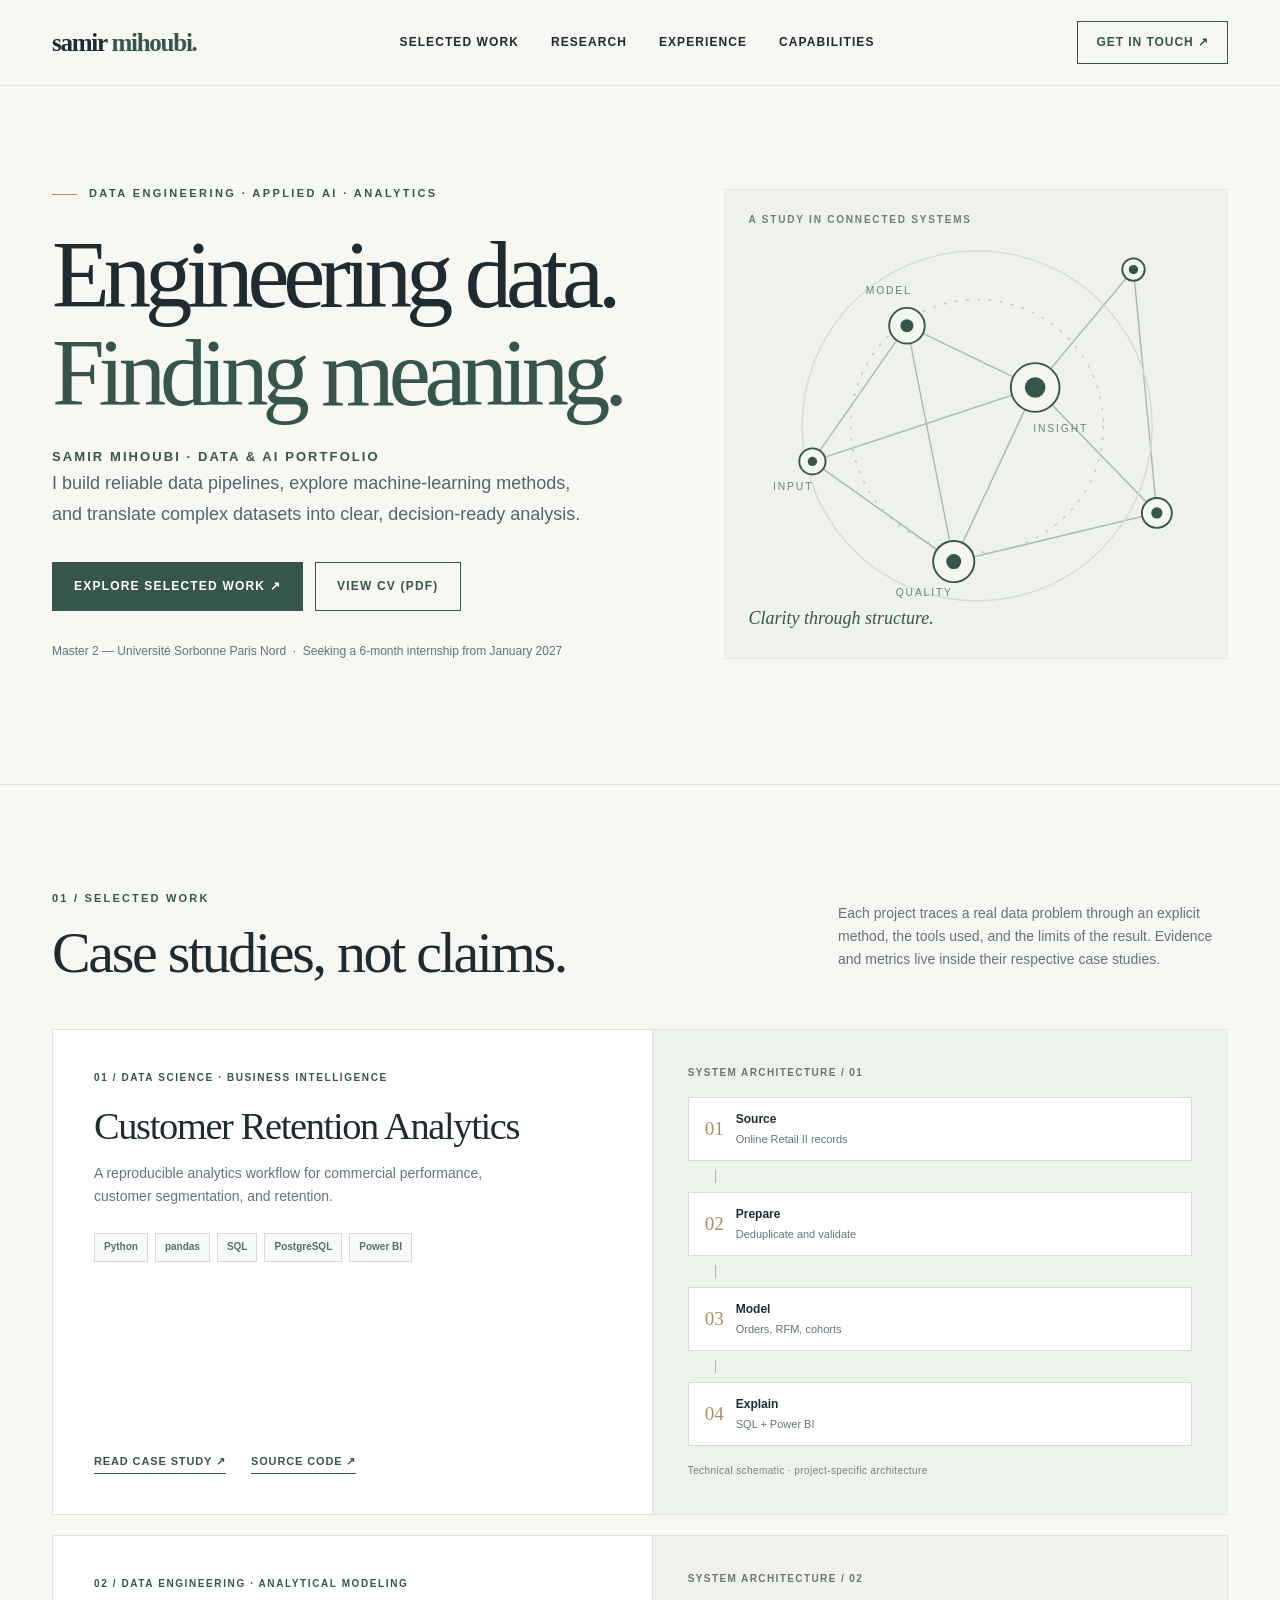
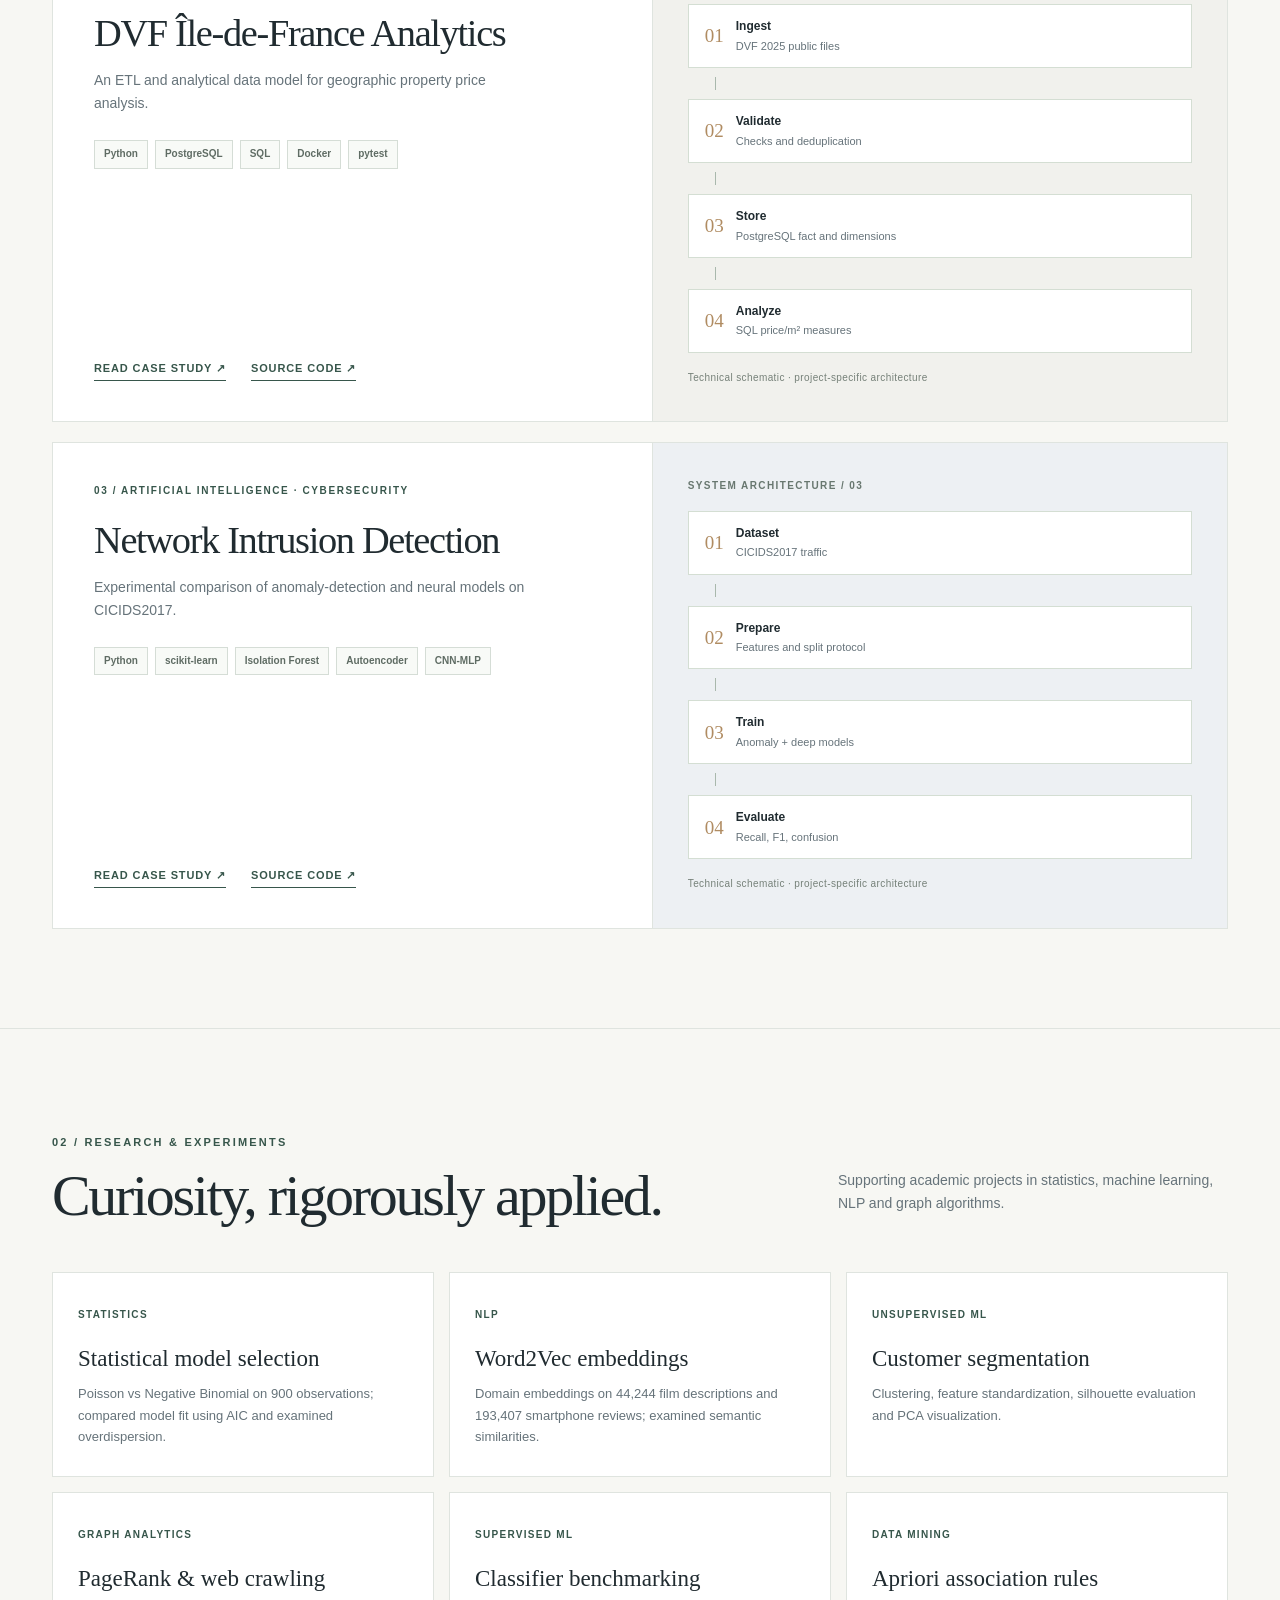
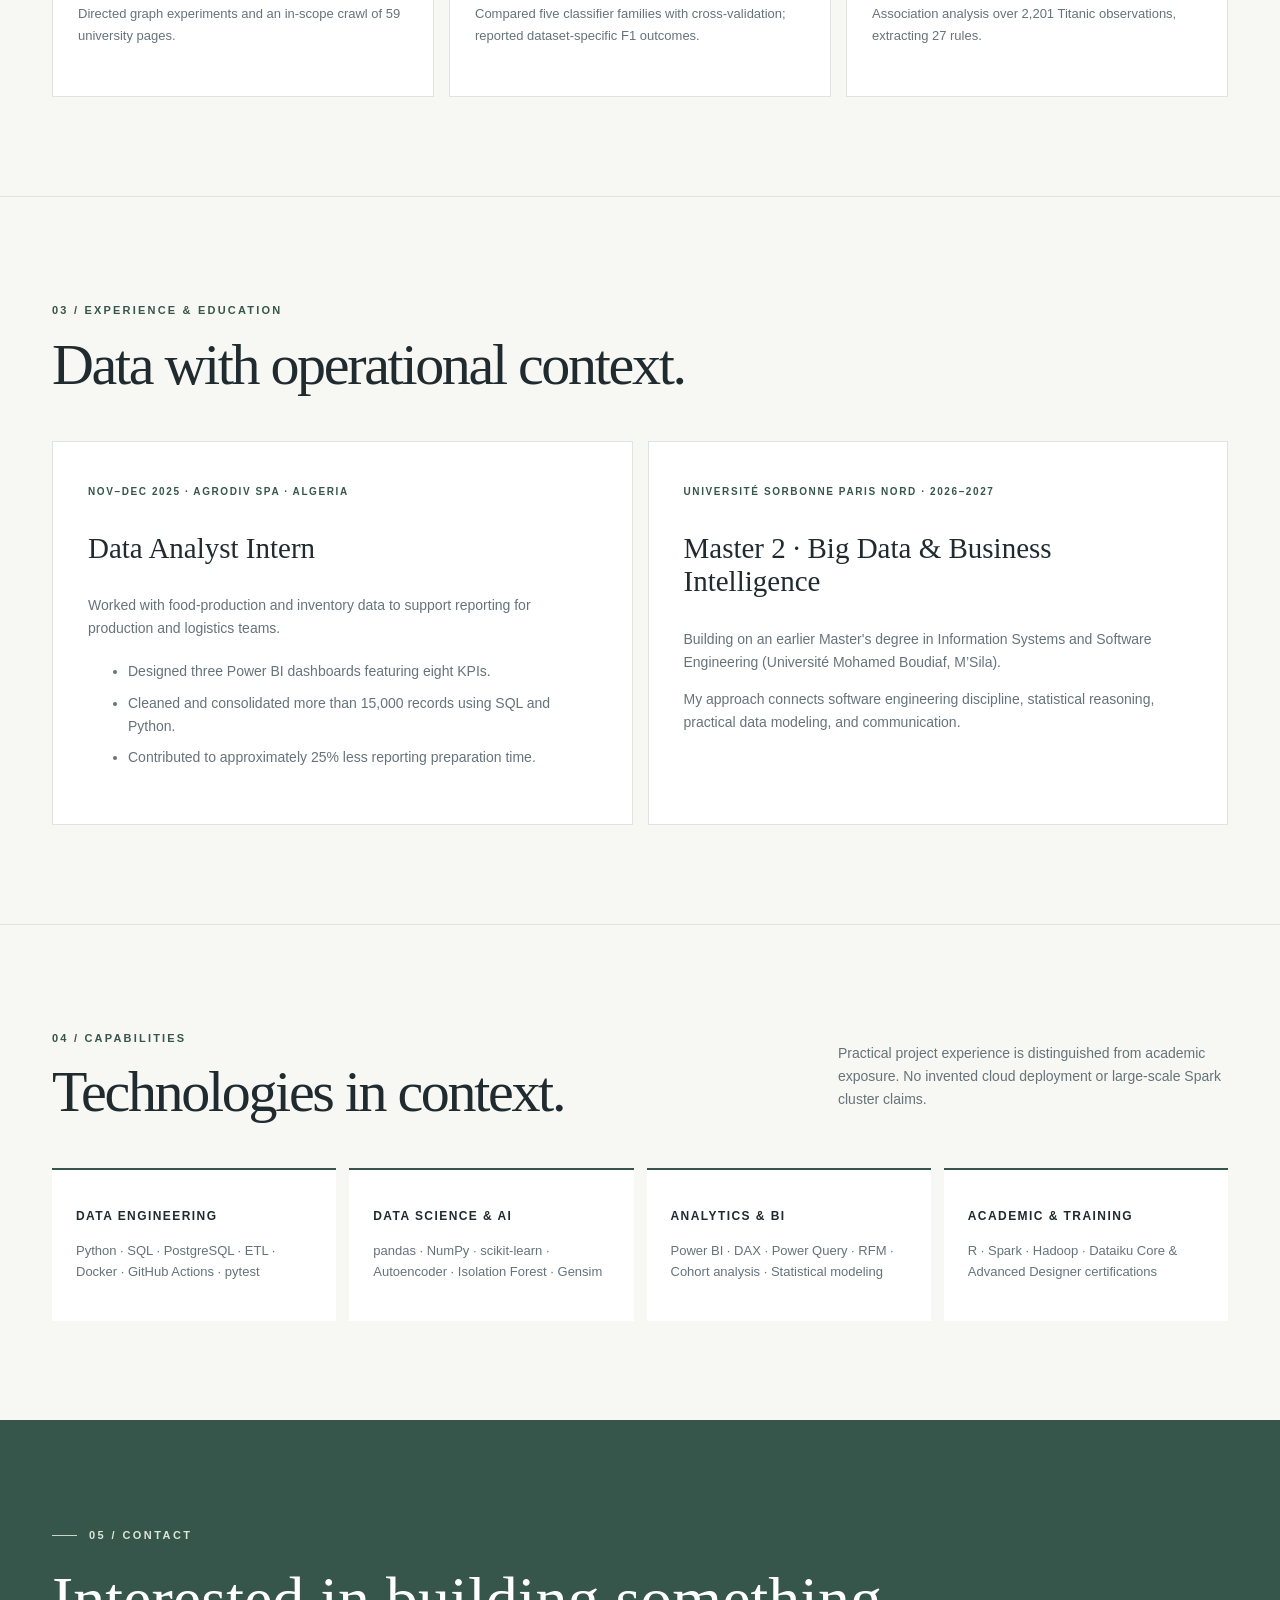
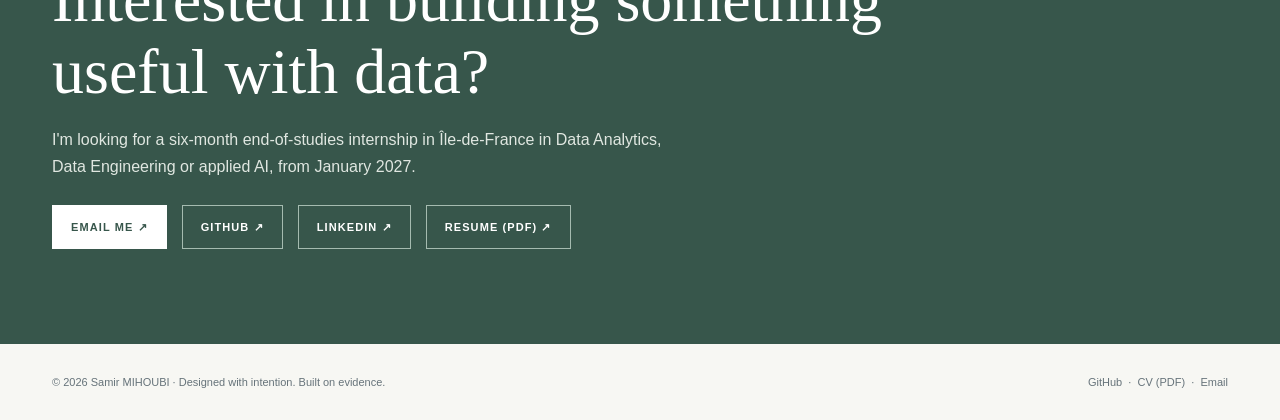
<file: index.html>
<!DOCTYPE html><html lang="en"><head><meta charset="UTF-8"><meta name="viewport" content="width=device-width,initial-scale=1"><meta name="theme-color" content="#f7f7f3"><meta name="description" content="Samir Mihoubi portfolio: data engineering, machine learning, business intelligence and research projects."><title>Data Engineering · Applied AI · Analytics | Samir MIHOUBI</title><link rel="stylesheet" href="assets/styles.css"><link rel="icon" href="assets/favicon.svg" type="image/svg+xml"></head><body><header class="site-header"><div class="wrap nav-row"><a href="index.html" class="wordmark" aria-label="Samir Mihoubi homepage">samir <b>mihoubi.</b></a><nav class="nav-links" aria-label="Primary navigation"><a href="index.html#work">Selected work</a><a href="index.html#research">Research</a><a href="index.html#experience">Experience</a><a href="index.html#capabilities">Capabilities</a></nav><a class="nav-cta" href="index.html#contact">Get in touch ↗</a><button class="mobile-menu" data-menu aria-label="Open navigation" aria-expanded="false">Menu</button></div></header><main><section class="wrap hero" id="home"><div><p class="eyebrow">Data Engineering · Applied AI · Analytics</p><h1>Engineering data.<br><em>Finding meaning.</em></h1><p class="identity">Samir MIHOUBI · Data & AI portfolio</p><p class="lead">I build reliable data pipelines, explore machine-learning methods, and translate complex datasets into clear, decision-ready analysis.</p><div class="button-row"><a class="button fill" href="#work">Explore selected work ↗</a><a class="button outline" href="assets/Samir_Mihoubi_CV.pdf" target="_blank">View CV (PDF)</a></div><p class="availability">Master 2 — Université Sorbonne Paris Nord &nbsp;·&nbsp; Seeking a 6-month internship from January 2027</p></div><div class="hero-art"><span class="art-label">A study in connected systems</span><svg role="img" aria-label="Minimal geometric network of nodes and relationships" viewBox="0 0 520 500"><g fill="none" stroke="#aab9ad" stroke-width="1.5"><path d="M85 290L186 145 323 211 428 85M85 290l151 107 87-186 130 134-217 52M186 145l50 252M428 85l25 260M85 290l238-79"/><circle cx="261" cy="252" r="135" stroke-dasharray="3 9" stroke="#bdc9be"/><circle cx="261" cy="252" r="187" stroke="#d4dcd3"/></g><g fill="#f4f6f0" stroke="#37564b" stroke-width="2"><circle cx="85" cy="290" r="14"/><circle cx="186" cy="145" r="19"/><circle cx="323" cy="211" r="26"/><circle cx="428" cy="85" r="12"/><circle cx="236" cy="397" r="22"/><circle cx="453" cy="345" r="16"/></g><g fill="#37564b"><circle cx="85" cy="290" r="5"/><circle cx="186" cy="145" r="7"/><circle cx="323" cy="211" r="11"/><circle cx="428" cy="85" r="5"/><circle cx="236" cy="397" r="8"/><circle cx="453" cy="345" r="6"/></g><g font-family="Arial,sans-serif" font-size="11" fill="#718076" letter-spacing="2"><text x="43" y="321">INPUT</text><text x="142" y="111">MODEL</text><text x="321" y="259">INSIGHT</text><text x="174" y="434">QUALITY</text></g></svg><div class="art-bottom">Clarity through structure.</div></div></section>
<section class="section" id="work"><div class="wrap"><div class="section-head"><div><span class="section-index">01 / Selected work</span><h2>Case studies, not claims.</h2></div><p>Each project traces a real data problem through an explicit method, the tools used, and the limits of the result. Evidence and metrics live inside their respective case studies.</p></div><div class="project-list"><article class="project-card"><div class="project-content"><span class="overline">01 / DATA SCIENCE · BUSINESS INTELLIGENCE</span><h3>Customer Retention Analytics</h3><p>A reproducible analytics workflow for commercial performance, customer segmentation, and retention.</p><div class="pills"><span class="pill">Python</span><span class="pill">pandas</span><span class="pill">SQL</span><span class="pill">PostgreSQL</span><span class="pill">Power BI</span></div><div class="project-links"><a href="projects/customer-retention.html">Read case study ↗</a><a href="https://github.com/samirmihoubi2003/customer-retention-analytics" rel="noopener noreferrer" target="_blank">Source code ↗</a></div></div><div class="project-visual"><div class="chart-label">System architecture / 01</div><div class="flow-chart"><div class="flow-stage"><b>01</b><div><strong>Source</strong><small>Online Retail II records</small></div></div><div class="flow-chevron"></div><div class="flow-stage"><b>02</b><div><strong>Prepare</strong><small>Deduplicate and validate</small></div></div><div class="flow-chevron"></div><div class="flow-stage"><b>03</b><div><strong>Model</strong><small>Orders, RFM, cohorts</small></div></div><div class="flow-chevron"></div><div class="flow-stage"><b>04</b><div><strong>Explain</strong><small>SQL + Power BI</small></div></div></div><div class="figure-caption">Technical schematic · project-specific architecture</div></div></article><article class="project-card"><div class="project-content"><span class="overline">02 / DATA ENGINEERING · ANALYTICAL MODELING</span><h3>DVF Île-de-France Analytics</h3><p>An ETL and analytical data model for geographic property price analysis.</p><div class="pills"><span class="pill">Python</span><span class="pill">PostgreSQL</span><span class="pill">SQL</span><span class="pill">Docker</span><span class="pill">pytest</span></div><div class="project-links"><a href="projects/dvf-analytics.html">Read case study ↗</a><a href="https://github.com/samirmihoubi2003/dvf-idf-analytics" rel="noopener noreferrer" target="_blank">Source code ↗</a></div></div><div class="project-visual"><div class="chart-label">System architecture / 02</div><div class="flow-chart"><div class="flow-stage"><b>01</b><div><strong>Ingest</strong><small>DVF 2025 public files</small></div></div><div class="flow-chevron"></div><div class="flow-stage"><b>02</b><div><strong>Validate</strong><small>Checks and deduplication</small></div></div><div class="flow-chevron"></div><div class="flow-stage"><b>03</b><div><strong>Store</strong><small>PostgreSQL fact and dimensions</small></div></div><div class="flow-chevron"></div><div class="flow-stage"><b>04</b><div><strong>Analyze</strong><small>SQL price/m² measures</small></div></div></div><div class="figure-caption">Technical schematic · project-specific architecture</div></div></article><article class="project-card"><div class="project-content"><span class="overline">03 / ARTIFICIAL INTELLIGENCE · CYBERSECURITY</span><h3>Network Intrusion Detection</h3><p>Experimental comparison of anomaly-detection and neural models on CICIDS2017.</p><div class="pills"><span class="pill">Python</span><span class="pill">scikit-learn</span><span class="pill">Isolation Forest</span><span class="pill">Autoencoder</span><span class="pill">CNN-MLP</span></div><div class="project-links"><a href="projects/intrusion-detection.html">Read case study ↗</a><a href="https://github.com/samirmihoubi2003/memoire-ids-anomaly-detection" rel="noopener noreferrer" target="_blank">Source code ↗</a></div></div><div class="project-visual"><div class="chart-label">System architecture / 03</div><div class="flow-chart"><div class="flow-stage"><b>01</b><div><strong>Dataset</strong><small>CICIDS2017 traffic</small></div></div><div class="flow-chevron"></div><div class="flow-stage"><b>02</b><div><strong>Prepare</strong><small>Features and split protocol</small></div></div><div class="flow-chevron"></div><div class="flow-stage"><b>03</b><div><strong>Train</strong><small>Anomaly + deep models</small></div></div><div class="flow-chevron"></div><div class="flow-stage"><b>04</b><div><strong>Evaluate</strong><small>Recall, F1, confusion</small></div></div></div><div class="figure-caption">Technical schematic · project-specific architecture</div></div></article></div></div></section>
<section class="section" id="research"><div class="wrap"><div class="section-head"><div><span class="section-index">02 / Research & experiments</span><h2>Curiosity, rigorously applied.</h2></div><p>Supporting academic projects in statistics, machine learning, NLP and graph algorithms.</p></div><div class="research-grid"><article class="research-item"><span>STATISTICS</span><h3>Statistical model selection</h3><p>Poisson vs Negative Binomial on 900 observations; compared model fit using AIC and examined overdispersion.</p></article><article class="research-item"><span>NLP</span><h3>Word2Vec embeddings</h3><p>Domain embeddings on 44,244 film descriptions and 193,407 smartphone reviews; examined semantic similarities.</p></article><article class="research-item"><span>UNSUPERVISED ML</span><h3>Customer segmentation</h3><p>Clustering, feature standardization, silhouette evaluation and PCA visualization.</p></article><article class="research-item"><span>GRAPH ANALYTICS</span><h3>PageRank & web crawling</h3><p>Directed graph experiments and an in-scope crawl of 59 university pages.</p></article><article class="research-item"><span>SUPERVISED ML</span><h3>Classifier benchmarking</h3><p>Compared five classifier families with cross-validation; reported dataset-specific F1 outcomes.</p></article><article class="research-item"><span>DATA MINING</span><h3>Apriori association rules</h3><p>Association analysis over 2,201 Titanic observations, extracting 27 rules.</p></article></div></div></section>
<section class="section" id="experience"><div class="wrap"><div class="section-head"><div><span class="section-index">03 / Experience & education</span><h2>Data with operational context.</h2></div></div><div class="two-up"><article class="info-card"><span class="overline">Nov–Dec 2025 · AGRODIV SPA · Algeria</span><h3>Data Analyst Intern</h3><p>Worked with food-production and inventory data to support reporting for production and logistics teams.</p><ul><li>Designed three Power BI dashboards featuring eight KPIs.</li><li>Cleaned and consolidated more than 15,000 records using SQL and Python.</li><li>Contributed to approximately 25% less reporting preparation time.</li></ul></article><article class="info-card"><span class="overline">Université Sorbonne Paris Nord · 2026–2027</span><h3>Master 2 · Big Data & Business Intelligence</h3><p>Building on an earlier Master's degree in Information Systems and Software Engineering (Université Mohamed Boudiaf, M’Sila).</p><p>My approach connects software engineering discipline, statistical reasoning, practical data modeling, and communication.</p></article></div></div></section>
<section class="section" id="capabilities"><div class="wrap"><div class="section-head"><div><span class="section-index">04 / Capabilities</span><h2>Technologies in context.</h2></div><p>Practical project experience is distinguished from academic exposure. No invented cloud deployment or large-scale Spark cluster claims.</p></div><div class="skills-grid"><div class="skill-card"><h3>Data Engineering</h3><p>Python · SQL · PostgreSQL · ETL · Docker · GitHub Actions · pytest</p></div><div class="skill-card"><h3>Data Science & AI</h3><p>pandas · NumPy · scikit-learn · Autoencoder · Isolation Forest · Gensim</p></div><div class="skill-card"><h3>Analytics & BI</h3><p>Power BI · DAX · Power Query · RFM · Cohort analysis · Statistical modeling</p></div><div class="skill-card"><h3>Academic & training</h3><p>R · Spark · Hadoop · Dataiku Core & Advanced Designer certifications</p></div></div></div></section>
<section class="contact-area" id="contact"><div class="wrap"><p class="eyebrow">05 / Contact</p><h2>Interested in building something useful with data?</h2><p>I'm looking for a six-month end-of-studies internship in Île-de-France in Data Analytics, Data Engineering or applied AI, from January 2027.</p><div class="contact-actions"><a href="mailto:mihoubi.samir2003@gmail.com">Email me ↗</a><a href="https://github.com/samirmihoubi2003" target="_blank" rel="noopener noreferrer">GitHub ↗</a><a href="https://www.linkedin.com/in/samir-mihoubi-600166232/" target="_blank" rel="noopener noreferrer">LinkedIn ↗</a><a href="assets/Samir_Mihoubi_CV.pdf" target="_blank">Resume (PDF) ↗</a></div></div></section></main><footer class="wrap footer"><span>© 2026 Samir MIHOUBI · Designed with intention. Built on evidence.</span><span><a href="https://github.com/samirmihoubi2003" target="_blank" rel="noopener noreferrer">GitHub</a> &nbsp;·&nbsp; <a href="assets/Samir_Mihoubi_CV.pdf">CV (PDF)</a> &nbsp;·&nbsp; <a href="mailto:mihoubi.samir2003@gmail.com">Email</a></span></footer><script src="assets/site.js" defer></script></body></html>
</file>
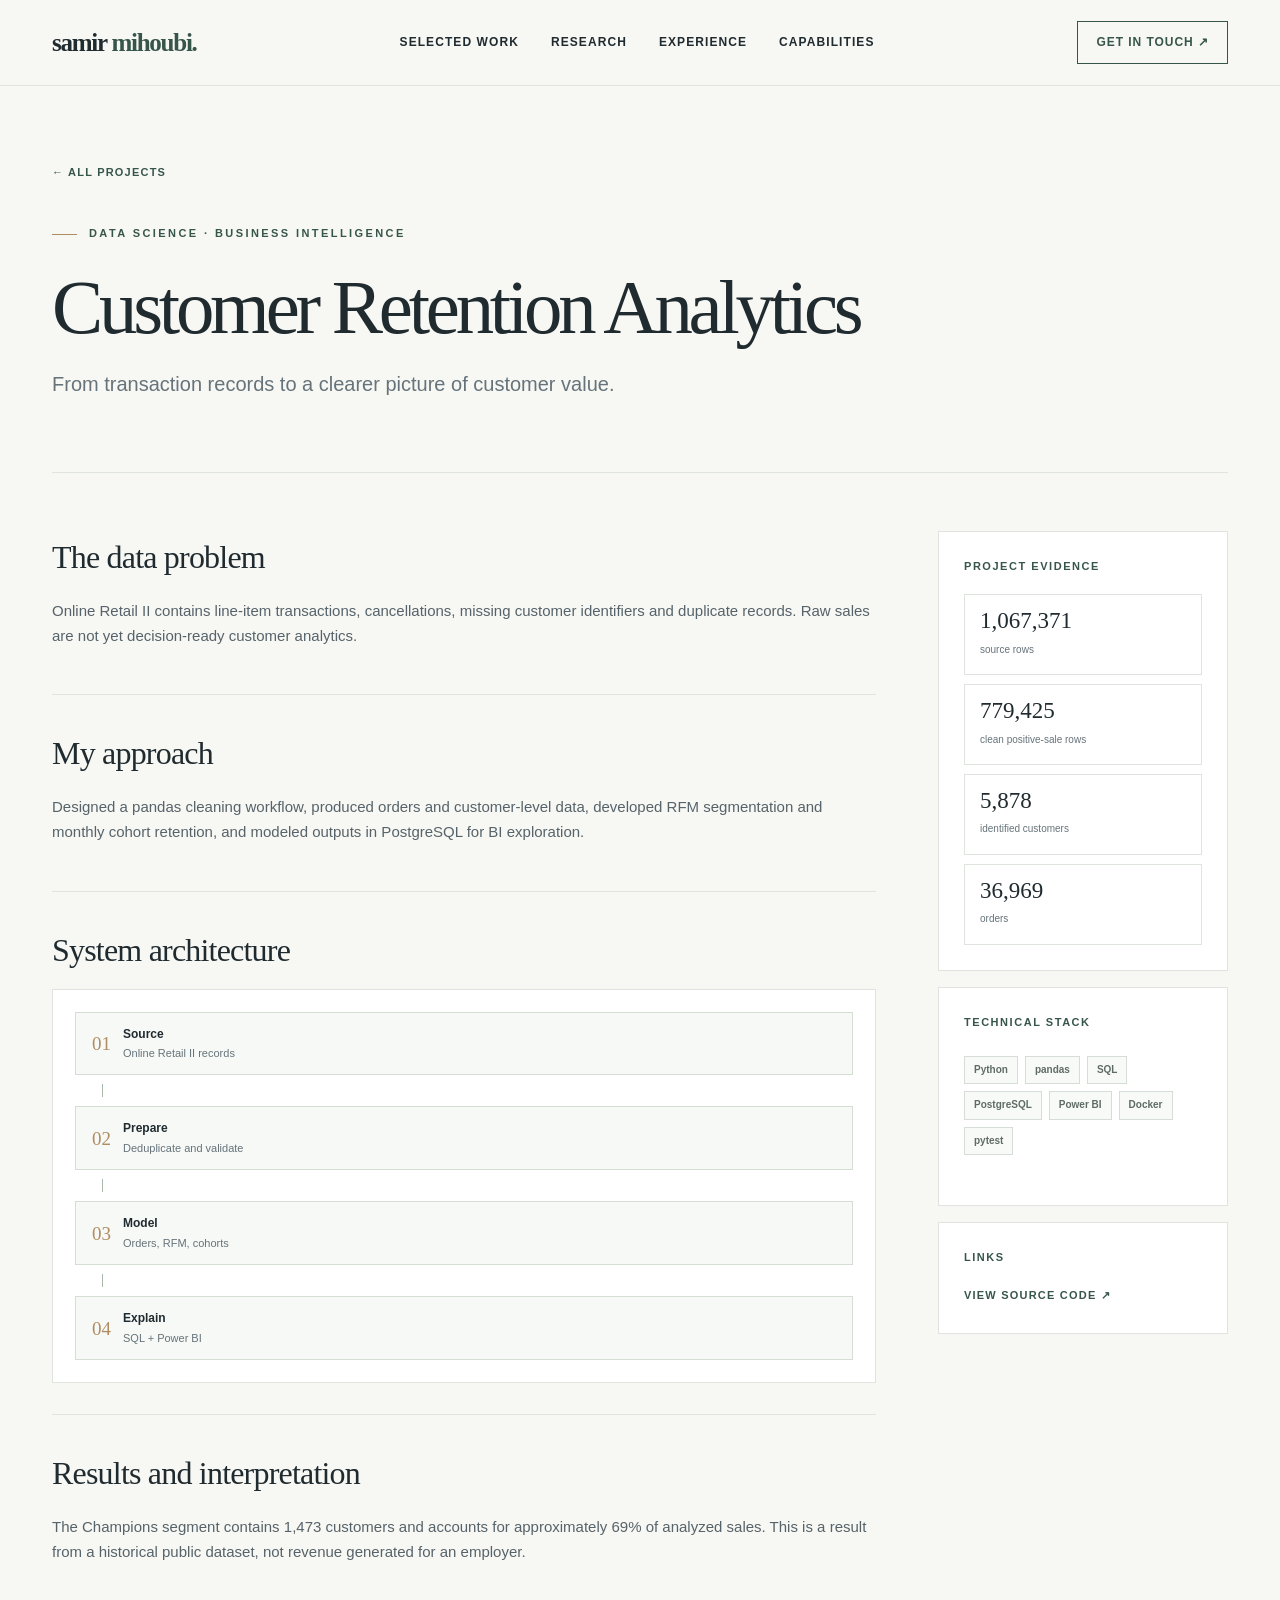
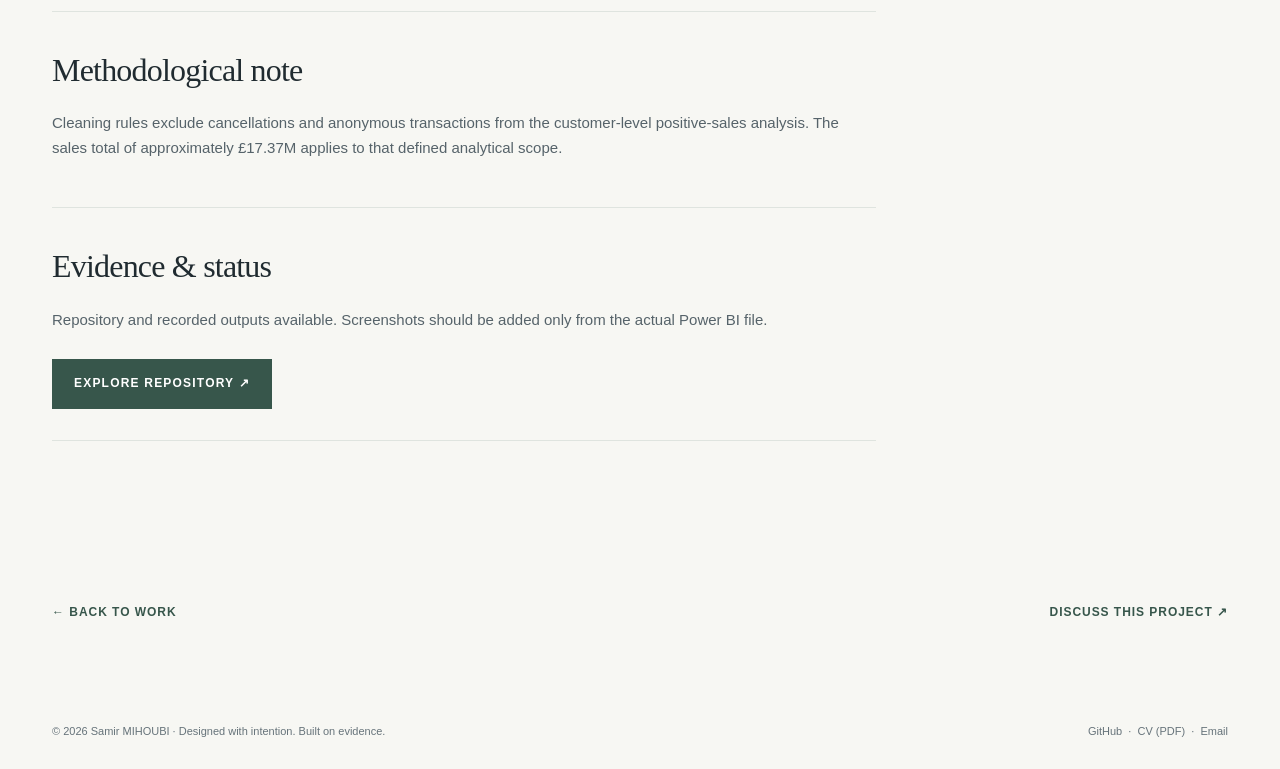
<file: projects/customer-retention.html>
<!DOCTYPE html><html lang="en"><head><meta charset="UTF-8"><meta name="viewport" content="width=device-width,initial-scale=1"><meta name="theme-color" content="#f7f7f3"><meta name="description" content="A reproducible analytics workflow for commercial performance, customer segmentation, and retention."><title>Customer Retention Analytics | Samir MIHOUBI</title><link rel="stylesheet" href="../assets/styles.css"><link rel="icon" href="../assets/favicon.svg" type="image/svg+xml"></head><body><header class="site-header"><div class="wrap nav-row"><a href="../index.html" class="wordmark" aria-label="Samir Mihoubi homepage">samir <b>mihoubi.</b></a><nav class="nav-links" aria-label="Primary navigation"><a href="../index.html#work">Selected work</a><a href="../index.html#research">Research</a><a href="../index.html#experience">Experience</a><a href="../index.html#capabilities">Capabilities</a></nav><a class="nav-cta" href="../index.html#contact">Get in touch ↗</a><button class="mobile-menu" data-menu aria-label="Open navigation" aria-expanded="false">Menu</button></div></header><main><section class="wrap case-top"><a href="../index.html#work" class="back">← All projects</a><p class="eyebrow" style="margin-top:40px">DATA SCIENCE · BUSINESS INTELLIGENCE</p><h1>Customer Retention Analytics</h1><p class="intro">From transaction records to a clearer picture of customer value.</p></section><div class="wrap case-grid"><div class="case-content"><section><h2>The data problem</h2><p>Online Retail II contains line-item transactions, cancellations, missing customer identifiers and duplicate records. Raw sales are not yet decision-ready customer analytics.</p></section><section><h2>My approach</h2><p>Designed a pandas cleaning workflow, produced orders and customer-level data, developed RFM segmentation and monthly cohort retention, and modeled outputs in PostgreSQL for BI exploration.</p></section><section><h2>System architecture</h2><div class="architecture"><div class="flow-chart"><div class="flow-stage"><b>01</b><div><strong>Source</strong><small>Online Retail II records</small></div></div><div class="flow-chevron"></div><div class="flow-stage"><b>02</b><div><strong>Prepare</strong><small>Deduplicate and validate</small></div></div><div class="flow-chevron"></div><div class="flow-stage"><b>03</b><div><strong>Model</strong><small>Orders, RFM, cohorts</small></div></div><div class="flow-chevron"></div><div class="flow-stage"><b>04</b><div><strong>Explain</strong><small>SQL + Power BI</small></div></div></div></div></section><section><h2>Results and interpretation</h2><p>The Champions segment contains 1,473 customers and accounts for approximately 69% of analyzed sales. This is a result from a historical public dataset, not revenue generated for an employer.</p></section><section><h2>Methodological note</h2><p>Cleaning rules exclude cancellations and anonymous transactions from the customer-level positive-sales analysis. The sales total of approximately £17.37M applies to that defined analytical scope.</p></section><section><h2>Evidence & status</h2><p>Repository and recorded outputs available. Screenshots should be added only from the actual Power BI file.</p><div class="button-row"><a class="button fill" href="https://github.com/samirmihoubi2003/customer-retention-analytics" target="_blank" rel="noopener noreferrer">Explore repository ↗</a></div></section></div><aside class="case-side"><div class="sidebox"><h3>Project evidence</h3><div class="metrics"><div class="metric"><strong>1,067,371</strong><span>source rows</span></div><div class="metric"><strong>779,425</strong><span>clean positive-sale rows</span></div><div class="metric"><strong>5,878</strong><span>identified customers</span></div><div class="metric"><strong>36,969</strong><span>orders</span></div></div></div><div class="sidebox"><h3>Technical stack</h3><div class="pills"><span class="pill">Python</span><span class="pill">pandas</span><span class="pill">SQL</span><span class="pill">PostgreSQL</span><span class="pill">Power BI</span><span class="pill">Docker</span><span class="pill">pytest</span></div></div><div class="sidebox"><h3>Links</h3><a class="back" href="https://github.com/samirmihoubi2003/customer-retention-analytics" target="_blank" rel="noopener noreferrer">View source code ↗</a></div></aside></div><div class="wrap case-nav"><a href="../index.html#work">← Back to work</a><a href="mailto:mihoubi.samir2003@gmail.com">Discuss this project ↗</a></div></main><footer class="wrap footer"><span>© 2026 Samir MIHOUBI · Designed with intention. Built on evidence.</span><span><a href="https://github.com/samirmihoubi2003" target="_blank" rel="noopener noreferrer">GitHub</a> &nbsp;·&nbsp; <a href="../assets/Samir_Mihoubi_CV.pdf">CV (PDF)</a> &nbsp;·&nbsp; <a href="mailto:mihoubi.samir2003@gmail.com">Email</a></span></footer><script src="../assets/site.js" defer></script></body></html>
</file>
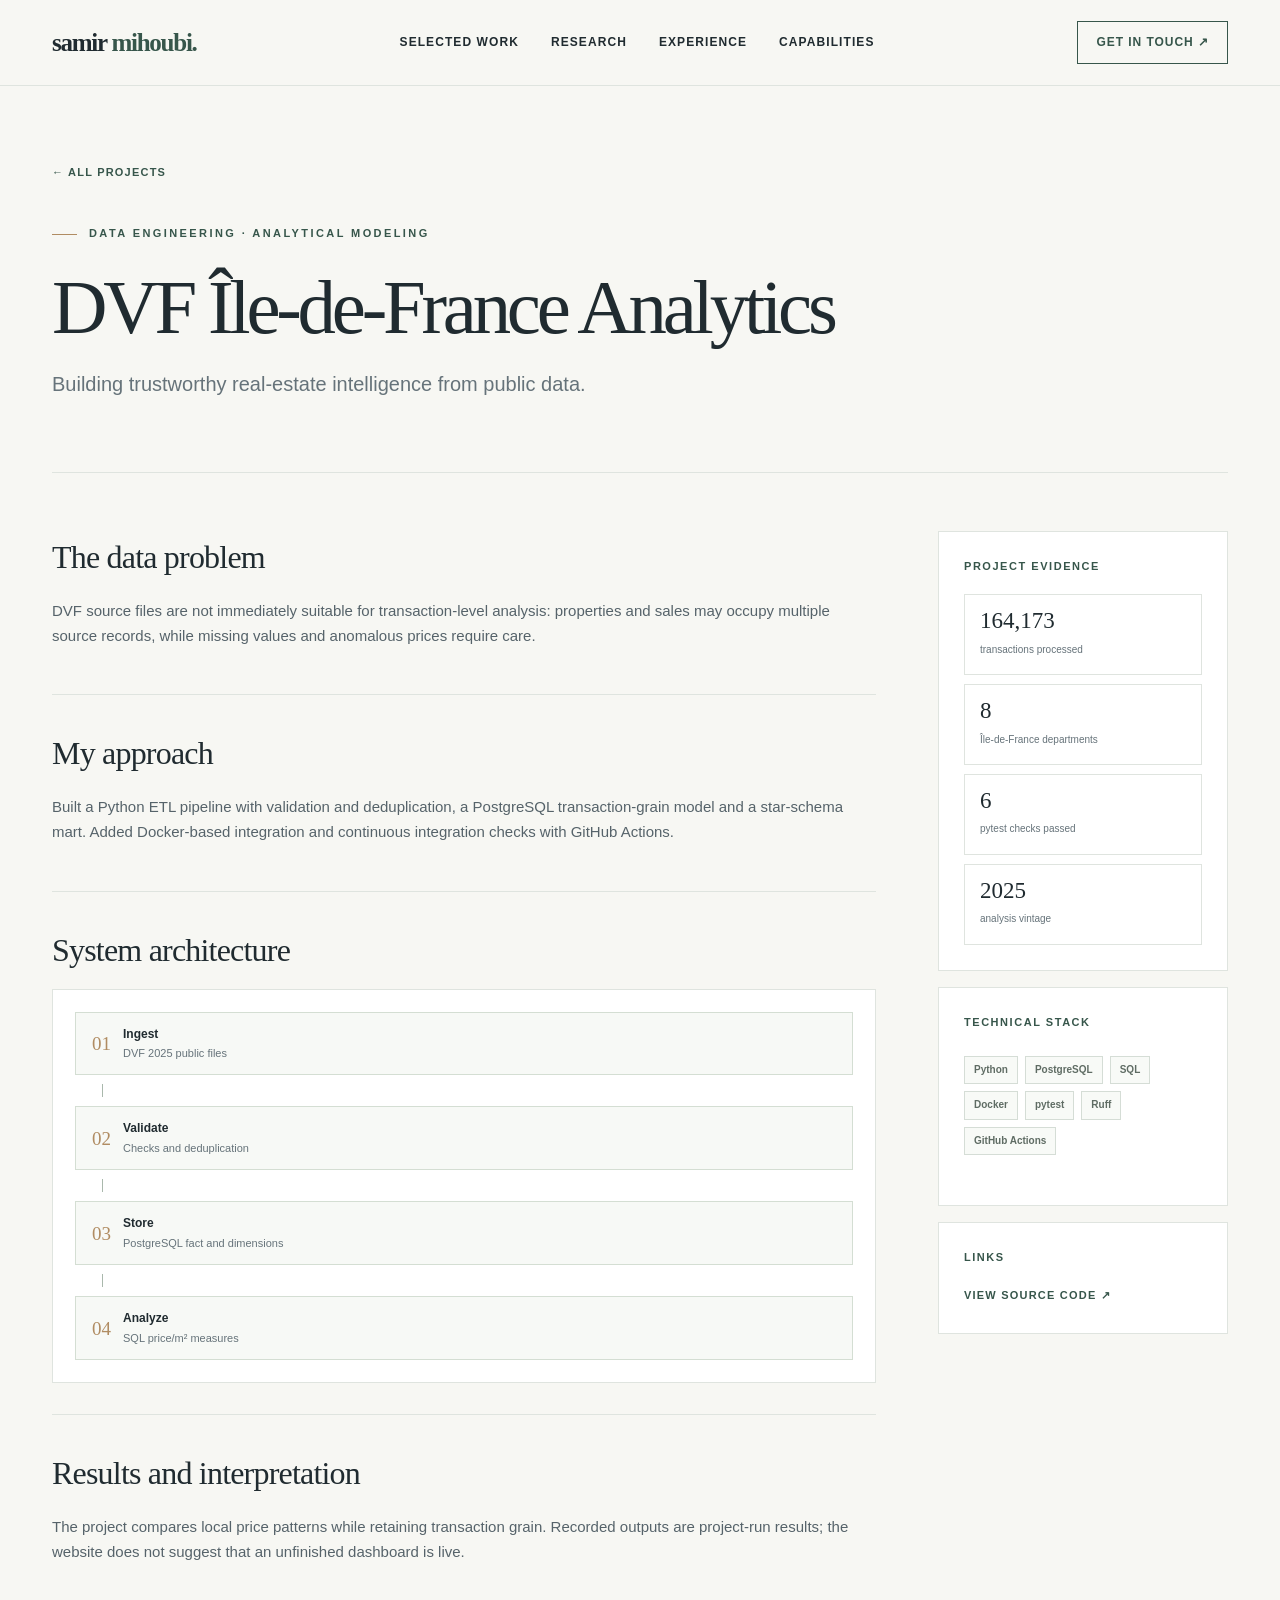
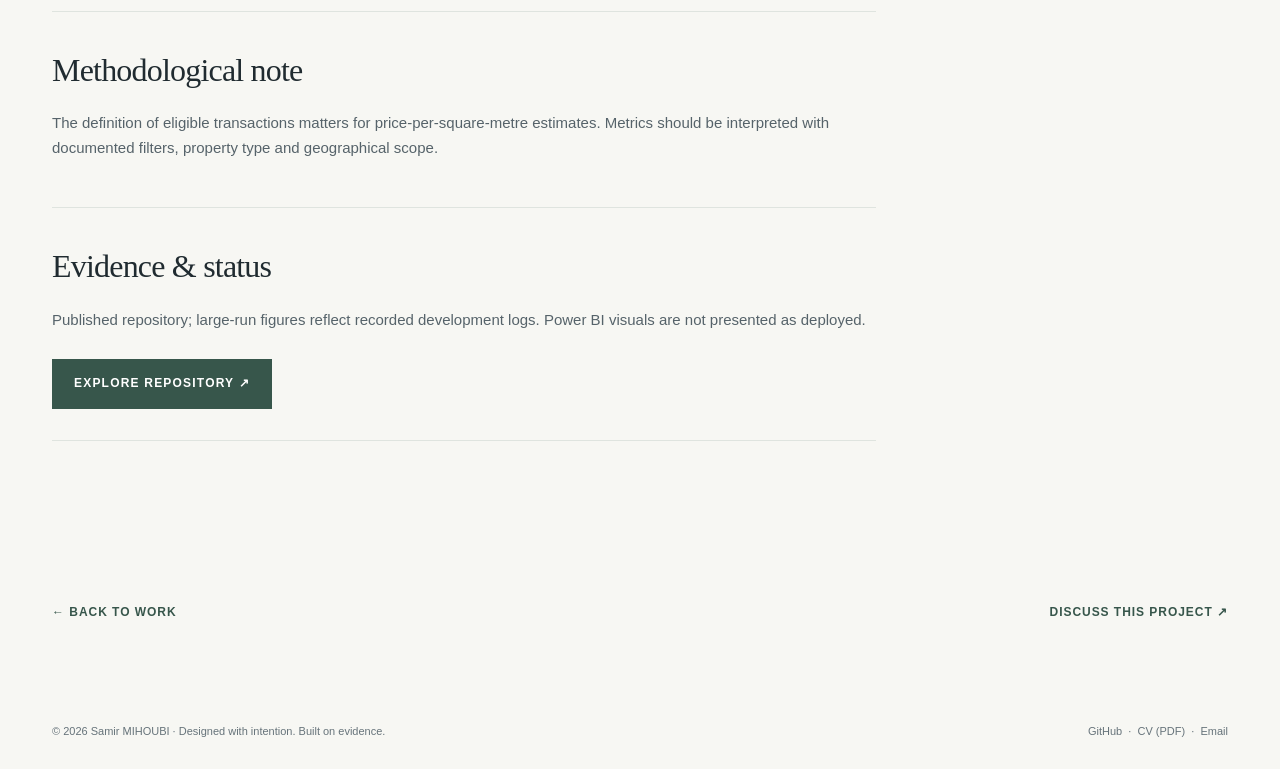
<file: projects/dvf-analytics.html>
<!DOCTYPE html><html lang="en"><head><meta charset="UTF-8"><meta name="viewport" content="width=device-width,initial-scale=1"><meta name="theme-color" content="#f7f7f3"><meta name="description" content="An ETL and analytical data model for geographic property price analysis."><title>DVF Île-de-France Analytics | Samir MIHOUBI</title><link rel="stylesheet" href="../assets/styles.css"><link rel="icon" href="../assets/favicon.svg" type="image/svg+xml"></head><body><header class="site-header"><div class="wrap nav-row"><a href="../index.html" class="wordmark" aria-label="Samir Mihoubi homepage">samir <b>mihoubi.</b></a><nav class="nav-links" aria-label="Primary navigation"><a href="../index.html#work">Selected work</a><a href="../index.html#research">Research</a><a href="../index.html#experience">Experience</a><a href="../index.html#capabilities">Capabilities</a></nav><a class="nav-cta" href="../index.html#contact">Get in touch ↗</a><button class="mobile-menu" data-menu aria-label="Open navigation" aria-expanded="false">Menu</button></div></header><main><section class="wrap case-top"><a href="../index.html#work" class="back">← All projects</a><p class="eyebrow" style="margin-top:40px">DATA ENGINEERING · ANALYTICAL MODELING</p><h1>DVF Île-de-France Analytics</h1><p class="intro">Building trustworthy real-estate intelligence from public data.</p></section><div class="wrap case-grid"><div class="case-content"><section><h2>The data problem</h2><p>DVF source files are not immediately suitable for transaction-level analysis: properties and sales may occupy multiple source records, while missing values and anomalous prices require care.</p></section><section><h2>My approach</h2><p>Built a Python ETL pipeline with validation and deduplication, a PostgreSQL transaction-grain model and a star-schema mart. Added Docker-based integration and continuous integration checks with GitHub Actions.</p></section><section><h2>System architecture</h2><div class="architecture"><div class="flow-chart"><div class="flow-stage"><b>01</b><div><strong>Ingest</strong><small>DVF 2025 public files</small></div></div><div class="flow-chevron"></div><div class="flow-stage"><b>02</b><div><strong>Validate</strong><small>Checks and deduplication</small></div></div><div class="flow-chevron"></div><div class="flow-stage"><b>03</b><div><strong>Store</strong><small>PostgreSQL fact and dimensions</small></div></div><div class="flow-chevron"></div><div class="flow-stage"><b>04</b><div><strong>Analyze</strong><small>SQL price/m² measures</small></div></div></div></div></section><section><h2>Results and interpretation</h2><p>The project compares local price patterns while retaining transaction grain. Recorded outputs are project-run results; the website does not suggest that an unfinished dashboard is live.</p></section><section><h2>Methodological note</h2><p>The definition of eligible transactions matters for price-per-square-metre estimates. Metrics should be interpreted with documented filters, property type and geographical scope.</p></section><section><h2>Evidence & status</h2><p>Published repository; large-run figures reflect recorded development logs. Power BI visuals are not presented as deployed.</p><div class="button-row"><a class="button fill" href="https://github.com/samirmihoubi2003/dvf-idf-analytics" target="_blank" rel="noopener noreferrer">Explore repository ↗</a></div></section></div><aside class="case-side"><div class="sidebox"><h3>Project evidence</h3><div class="metrics"><div class="metric"><strong>164,173</strong><span>transactions processed</span></div><div class="metric"><strong>8</strong><span>Île-de-France departments</span></div><div class="metric"><strong>6</strong><span>pytest checks passed</span></div><div class="metric"><strong>2025</strong><span>analysis vintage</span></div></div></div><div class="sidebox"><h3>Technical stack</h3><div class="pills"><span class="pill">Python</span><span class="pill">PostgreSQL</span><span class="pill">SQL</span><span class="pill">Docker</span><span class="pill">pytest</span><span class="pill">Ruff</span><span class="pill">GitHub Actions</span></div></div><div class="sidebox"><h3>Links</h3><a class="back" href="https://github.com/samirmihoubi2003/dvf-idf-analytics" target="_blank" rel="noopener noreferrer">View source code ↗</a></div></aside></div><div class="wrap case-nav"><a href="../index.html#work">← Back to work</a><a href="mailto:mihoubi.samir2003@gmail.com">Discuss this project ↗</a></div></main><footer class="wrap footer"><span>© 2026 Samir MIHOUBI · Designed with intention. Built on evidence.</span><span><a href="https://github.com/samirmihoubi2003" target="_blank" rel="noopener noreferrer">GitHub</a> &nbsp;·&nbsp; <a href="../assets/Samir_Mihoubi_CV.pdf">CV (PDF)</a> &nbsp;·&nbsp; <a href="mailto:mihoubi.samir2003@gmail.com">Email</a></span></footer><script src="../assets/site.js" defer></script></body></html>
</file>
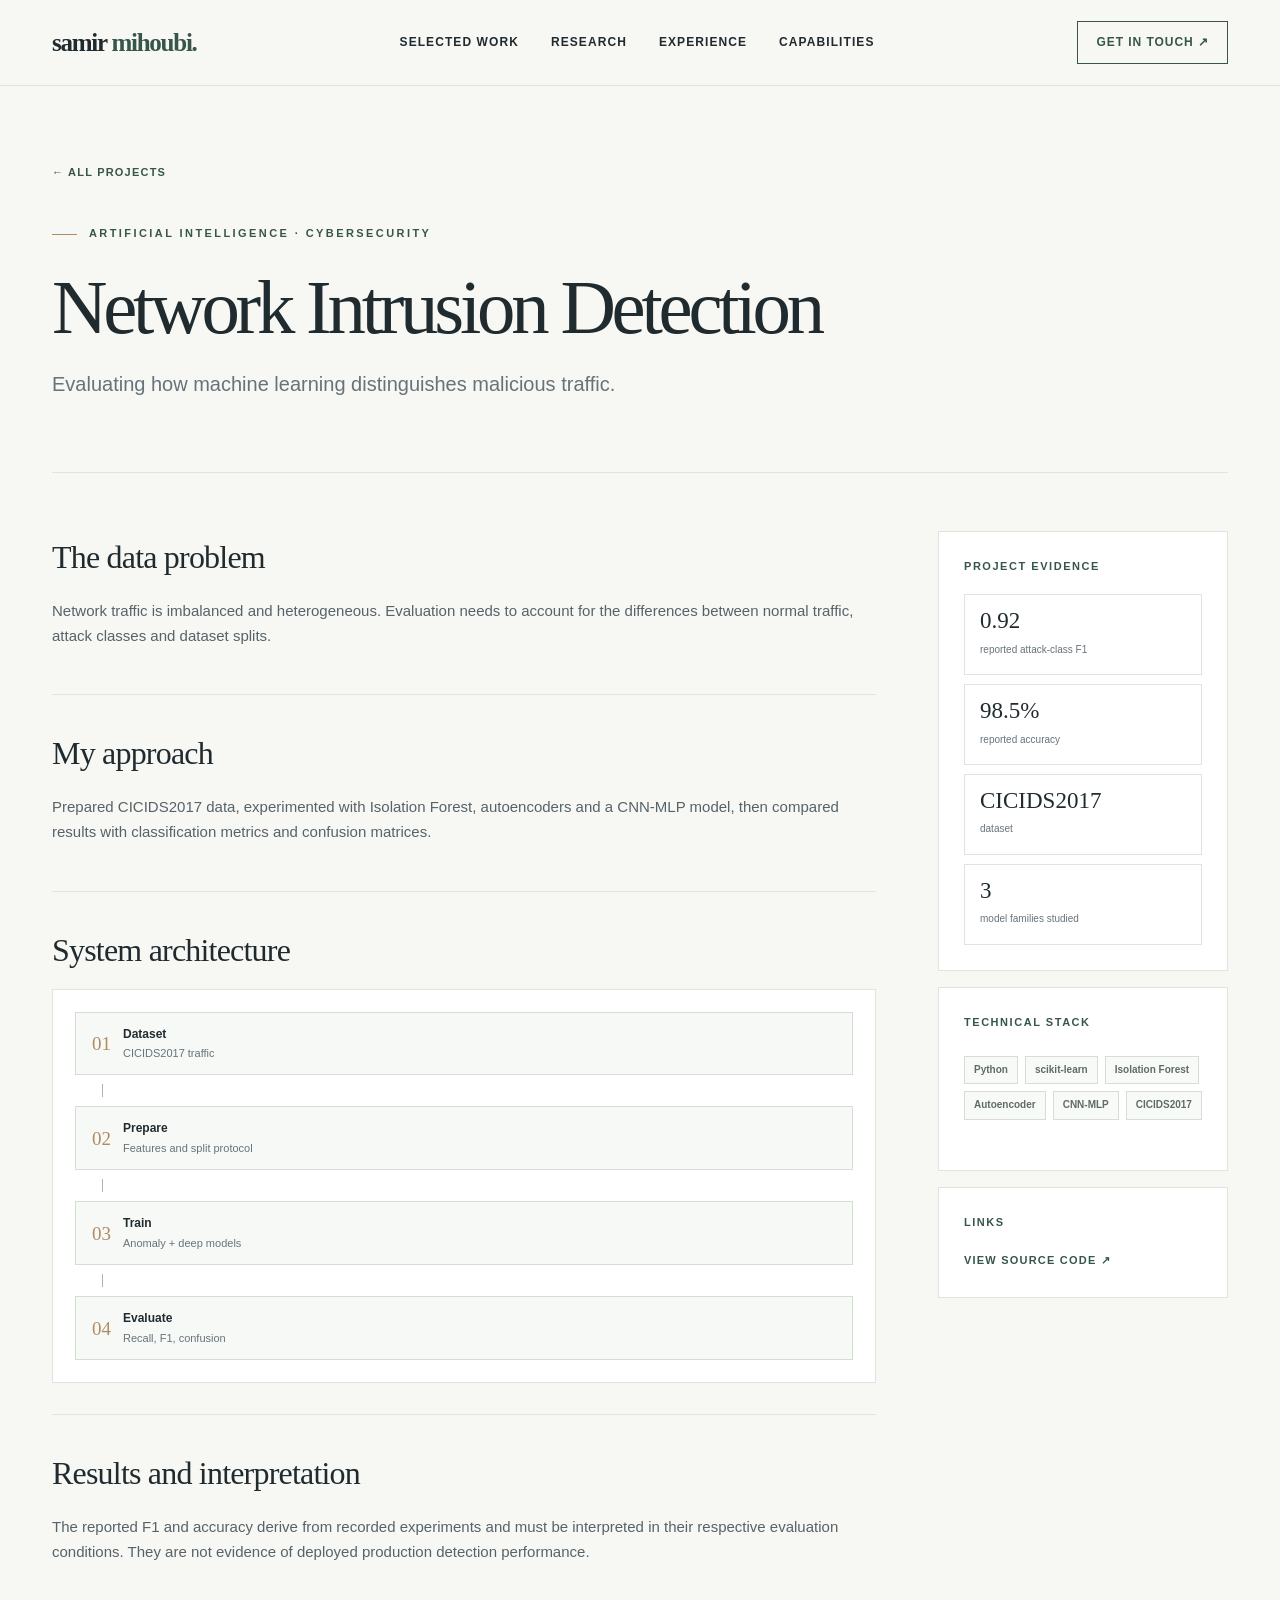
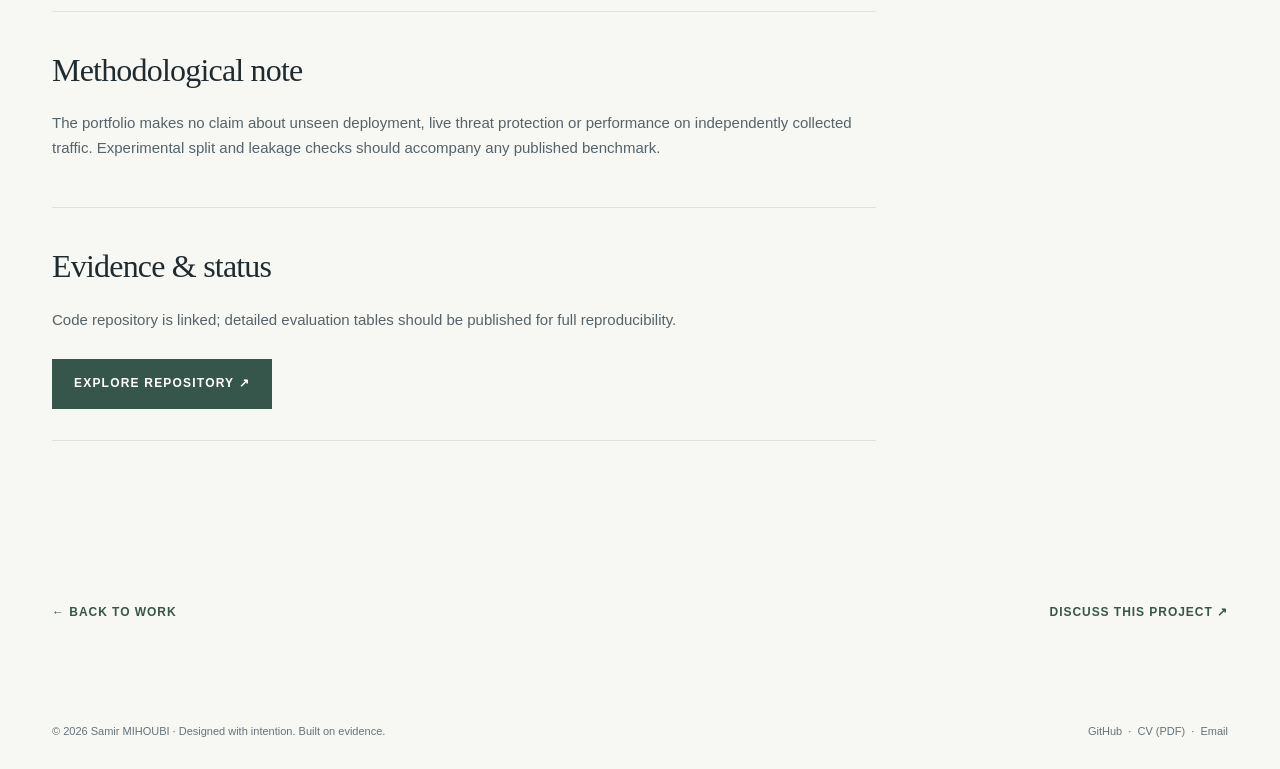
<file: projects/intrusion-detection.html>
<!DOCTYPE html><html lang="en"><head><meta charset="UTF-8"><meta name="viewport" content="width=device-width,initial-scale=1"><meta name="theme-color" content="#f7f7f3"><meta name="description" content="Experimental comparison of anomaly-detection and neural models on CICIDS2017."><title>Network Intrusion Detection | Samir MIHOUBI</title><link rel="stylesheet" href="../assets/styles.css"><link rel="icon" href="../assets/favicon.svg" type="image/svg+xml"></head><body><header class="site-header"><div class="wrap nav-row"><a href="../index.html" class="wordmark" aria-label="Samir Mihoubi homepage">samir <b>mihoubi.</b></a><nav class="nav-links" aria-label="Primary navigation"><a href="../index.html#work">Selected work</a><a href="../index.html#research">Research</a><a href="../index.html#experience">Experience</a><a href="../index.html#capabilities">Capabilities</a></nav><a class="nav-cta" href="../index.html#contact">Get in touch ↗</a><button class="mobile-menu" data-menu aria-label="Open navigation" aria-expanded="false">Menu</button></div></header><main><section class="wrap case-top"><a href="../index.html#work" class="back">← All projects</a><p class="eyebrow" style="margin-top:40px">ARTIFICIAL INTELLIGENCE · CYBERSECURITY</p><h1>Network Intrusion Detection</h1><p class="intro">Evaluating how machine learning distinguishes malicious traffic.</p></section><div class="wrap case-grid"><div class="case-content"><section><h2>The data problem</h2><p>Network traffic is imbalanced and heterogeneous. Evaluation needs to account for the differences between normal traffic, attack classes and dataset splits.</p></section><section><h2>My approach</h2><p>Prepared CICIDS2017 data, experimented with Isolation Forest, autoencoders and a CNN-MLP model, then compared results with classification metrics and confusion matrices.</p></section><section><h2>System architecture</h2><div class="architecture"><div class="flow-chart"><div class="flow-stage"><b>01</b><div><strong>Dataset</strong><small>CICIDS2017 traffic</small></div></div><div class="flow-chevron"></div><div class="flow-stage"><b>02</b><div><strong>Prepare</strong><small>Features and split protocol</small></div></div><div class="flow-chevron"></div><div class="flow-stage"><b>03</b><div><strong>Train</strong><small>Anomaly + deep models</small></div></div><div class="flow-chevron"></div><div class="flow-stage"><b>04</b><div><strong>Evaluate</strong><small>Recall, F1, confusion</small></div></div></div></div></section><section><h2>Results and interpretation</h2><p>The reported F1 and accuracy derive from recorded experiments and must be interpreted in their respective evaluation conditions. They are not evidence of deployed production detection performance.</p></section><section><h2>Methodological note</h2><p>The portfolio makes no claim about unseen deployment, live threat protection or performance on independently collected traffic. Experimental split and leakage checks should accompany any published benchmark.</p></section><section><h2>Evidence & status</h2><p>Code repository is linked; detailed evaluation tables should be published for full reproducibility.</p><div class="button-row"><a class="button fill" href="https://github.com/samirmihoubi2003/memoire-ids-anomaly-detection" target="_blank" rel="noopener noreferrer">Explore repository ↗</a></div></section></div><aside class="case-side"><div class="sidebox"><h3>Project evidence</h3><div class="metrics"><div class="metric"><strong>0.92</strong><span>reported attack-class F1</span></div><div class="metric"><strong>98.5%</strong><span>reported accuracy</span></div><div class="metric"><strong>CICIDS2017</strong><span>dataset</span></div><div class="metric"><strong>3</strong><span>model families studied</span></div></div></div><div class="sidebox"><h3>Technical stack</h3><div class="pills"><span class="pill">Python</span><span class="pill">scikit-learn</span><span class="pill">Isolation Forest</span><span class="pill">Autoencoder</span><span class="pill">CNN-MLP</span><span class="pill">CICIDS2017</span></div></div><div class="sidebox"><h3>Links</h3><a class="back" href="https://github.com/samirmihoubi2003/memoire-ids-anomaly-detection" target="_blank" rel="noopener noreferrer">View source code ↗</a></div></aside></div><div class="wrap case-nav"><a href="../index.html#work">← Back to work</a><a href="mailto:mihoubi.samir2003@gmail.com">Discuss this project ↗</a></div></main><footer class="wrap footer"><span>© 2026 Samir MIHOUBI · Designed with intention. Built on evidence.</span><span><a href="https://github.com/samirmihoubi2003" target="_blank" rel="noopener noreferrer">GitHub</a> &nbsp;·&nbsp; <a href="../assets/Samir_Mihoubi_CV.pdf">CV (PDF)</a> &nbsp;·&nbsp; <a href="mailto:mihoubi.samir2003@gmail.com">Email</a></span></footer><script src="../assets/site.js" defer></script></body></html>
</file>
<file: assets/styles.css>
:root{--paper:#f7f7f3;--white:#ffffff;--ink:#202b30;--muted:#66737a;--forest:#37564b;--forest-deep:#27443a;--line:#dfe4df;--sage:#eef2ec;--ochre:#b08c62;--blue:#56708a;--light:#f1f3f0;--max:1176px}
*{box-sizing:border-box}html{scroll-behavior:smooth}body{margin:0;background:var(--paper);color:var(--ink);font-family:'Segoe UI',Inter,Arial,sans-serif;font-size:16px;line-height:1.65;-webkit-font-smoothing:antialiased}a{color:inherit;text-decoration:none}button{font:inherit}a:focus-visible,button:focus-visible{outline:3px solid var(--forest);outline-offset:4px}::selection{background:#d1dfd4;color:#152b24}.wrap{width:min(var(--max),calc(100% - 72px));margin:auto}.site-header{height:86px;position:sticky;top:0;z-index:20;background:rgba(247,247,243,.97);border-bottom:1px solid var(--line);backdrop-filter:blur(15px)}.nav-row{height:100%;display:flex;align-items:center;justify-content:space-between;gap:20px}.wordmark{font-family:Georgia,serif;font-size:25px;letter-spacing:-.05em;color:var(--ink);font-weight:700;white-space:nowrap}.wordmark b{color:var(--forest)}.nav-links{display:flex;gap:32px;font-size:12px;letter-spacing:.09em;text-transform:uppercase;font-weight:700}.nav-links a:hover{color:var(--forest)}.nav-cta{font-size:12px;font-weight:800;letter-spacing:.08em;text-transform:uppercase;border:1px solid var(--forest);padding:11px 18px;color:var(--forest);transition:background .15s}.nav-cta:hover{background:var(--forest);color:#fff}.mobile-menu{display:none;background:none;border:1px solid var(--line);padding:8px 12px;color:var(--ink)}
.hero{min-height:650px;display:grid;grid-template-columns:1.1fr .9fr;align-items:center;gap:55px;padding:87px 0 110px}.eyebrow{font-size:11px;text-transform:uppercase;letter-spacing:.22em;color:var(--forest);font-weight:800}.eyebrow:before{content:'';display:inline-block;width:25px;height:1px;background:var(--ochre);vertical-align:middle;margin-right:12px}.hero h1{font-family:Georgia,'Times New Roman',serif;font-size:clamp(60px,7.4vw,104px);line-height:1.035;font-weight:400;letter-spacing:-.065em;margin:24px 0}.hero h1 em{font-style:normal;color:var(--forest)}.hero .lead{font-size:18px;color:#55646b;max-width:550px;line-height:1.75;margin:0 0 31px}.hero .identity{color:var(--forest);font-size:13px;text-transform:uppercase;letter-spacing:.16em;font-weight:700;margin:0}.button-row{display:flex;gap:12px;flex-wrap:wrap;margin-top:27px}.button{font-size:12px;letter-spacing:.1em;text-transform:uppercase;font-weight:800;padding:14px 21px;display:inline-block;border:1px solid var(--forest);transition:background .15s,color .15s,transform .15s}.button:hover{transform:translateY(-2px)}.button.fill{background:var(--forest);color:white}.button.outline{color:var(--forest)}.button.outline:hover{background:#eaf0e9}.availability{margin-top:31px;font-size:12px;color:var(--muted)}.hero-art{border:1px solid var(--line);height:470px;background:#eff1ec;position:relative;overflow:hidden}.hero-art .art-label{position:absolute;left:24px;top:22px;font-size:10px;letter-spacing:.18em;font-weight:800;color:#718077;text-transform:uppercase}.hero-art svg{width:100%;height:100%;display:block}.hero-art .art-bottom{position:absolute;left:24px;bottom:24px;font-family:Georgia,serif;font-style:italic;color:var(--forest);font-size:18px}
.section{padding:99px 0;border-top:1px solid var(--line)}.section-head{display:flex;align-items:end;justify-content:space-between;gap:20px;margin-bottom:43px}.section-index{font-size:11px;letter-spacing:.2em;color:var(--forest);font-weight:800;text-transform:uppercase}.section-head h2{font-family:Georgia,serif;font-size:clamp(36px,5vw,58px);line-height:1.12;letter-spacing:-.04em;font-weight:400;margin:10px 0 0}.section-head p{max-width:390px;font-size:14px;color:var(--muted)}.project-list{display:grid;gap:20px}.project-card{background:var(--white);border:1px solid var(--line);display:grid;grid-template-columns:1.02fr .98fr;min-height:365px;transition:box-shadow .15s,border-color .15s}.project-card:hover{border-color:#b7c5b9;box-shadow:0 16px 45px #1f3e3210}.project-content{padding:40px 41px;display:flex;flex-direction:column;align-items:start}.overline{font-size:10px;font-weight:800;letter-spacing:.16em;color:var(--forest);text-transform:uppercase}.project-content h3{font-family:Georgia,serif;font-size:clamp(30px,3vw,40px);line-height:1.15;letter-spacing:-.035em;font-weight:400;margin:18px 0 14px}.project-content p{font-size:14px;color:var(--muted);max-width:435px;margin:0}.pills{display:flex;flex-wrap:wrap;gap:7px;margin:25px 0}.pill{border:1px solid #d5ddd6;background:#f8faf7;color:#5f6c64;font-size:10px;font-weight:700;padding:5px 9px}.project-links{margin-top:auto;display:flex;gap:25px;flex-wrap:wrap;font-weight:800;text-transform:uppercase;letter-spacing:.08em;font-size:11px;color:var(--forest)}.project-links a{border-bottom:1px solid var(--forest);padding-bottom:3px}.project-visual{position:relative;padding:35px;background:var(--sage);border-left:1px solid var(--line);display:flex;flex-direction:column;justify-content:center;min-width:0}.project-card:nth-child(2) .project-visual{background:#f1f1ed}.project-card:nth-child(3) .project-visual{background:#edf0f3}.chart-label{font-size:10px;letter-spacing:.14em;color:#68776f;font-weight:800;text-transform:uppercase;margin-bottom:16px}.flow-chart{display:grid;gap:9px}.flow-stage{border:1px solid #d4ded3;background:#fff;padding:12px 16px;display:flex;align-items:center;gap:12px}.flow-stage b{font-family:Georgia,serif;color:var(--ochre);font-size:19px;font-weight:400}.flow-stage strong{font-size:12px;display:block}.flow-stage small{display:block;font-size:11px;color:var(--muted)}.flow-chevron{width:1px;height:13px;background:#a9b8ac;margin-left:27px}.figure-caption{color:#768179;font-size:10px;letter-spacing:.04em;margin-top:17px}.metrics{display:grid;grid-template-columns:repeat(2,1fr);gap:9px;margin-top:19px}.metric{padding:13px 15px;background:var(--white);border:1px solid var(--line)}.metric strong{font-family:Georgia,serif;font-size:23px;font-weight:400;display:block;line-height:1.15}.metric span{font-size:10px;color:var(--muted)}
.research-grid{display:grid;grid-template-columns:repeat(3,1fr);gap:15px}.research-item{background:#fff;border:1px solid var(--line);padding:27px 25px;min-height:205px}.research-item span{font-size:10px;letter-spacing:.13em;font-weight:800;color:var(--forest);text-transform:uppercase}.research-item h3{font-family:Georgia,serif;font-size:23px;font-weight:400;line-height:1.2;margin:18px 0 11px}.research-item p{font-size:13px;color:var(--muted);margin:0}.two-up{display:grid;grid-template-columns:1fr 1fr;gap:15px}.info-card{background:#fff;border:1px solid var(--line);padding:35px}.info-card h3{font-family:Georgia,serif;font-size:29px;font-weight:400;line-height:1.15}.info-card p,.info-card li{font-size:14px;color:var(--muted)}.info-card li{padding:4px 0}.skills-grid{display:grid;grid-template-columns:repeat(4,1fr);gap:13px}.skill-card{border-top:2px solid var(--forest);background:#fff;padding:25px 24px}.skill-card h3{font-size:12px;letter-spacing:.12em;text-transform:uppercase}.skill-card p{font-size:13px;color:var(--muted)}.contact-area{padding:95px 0;background:var(--forest);color:#fff}.contact-area .eyebrow{color:#dae5db}.contact-area .eyebrow:before{background:#cad6cc}.contact-area h2{font-family:Georgia,serif;font-size:clamp(40px,5vw,66px);font-weight:400;line-height:1.12;max-width:850px;margin:20px 0}.contact-area p{color:#e0e7e1;max-width:640px}.contact-actions{display:flex;gap:15px;flex-wrap:wrap;margin-top:25px}.contact-actions a{padding:12px 18px;border:1px solid #a5bbb0;font-size:11px;letter-spacing:.1em;font-weight:800;text-transform:uppercase}.contact-actions a:first-child{background:#fff;color:var(--forest);border-color:#fff}.footer{display:flex;justify-content:space-between;gap:20px;padding:29px 0;font-size:11px;color:var(--muted);flex-wrap:wrap}.footer a:hover{color:var(--forest)}
.case-top{padding:72px 0 51px;border-bottom:1px solid var(--line)}.back{display:inline-block;color:var(--forest);font-weight:800;text-transform:uppercase;letter-spacing:.11em;font-size:11px}.case-top h1{max-width:990px;font-family:Georgia,serif;font-size:clamp(51px,6vw,82px);letter-spacing:-.055em;font-weight:400;line-height:1.05;margin:25px 0 20px}.case-top .intro{font-size:20px;color:var(--muted);max-width:850px}.case-grid{display:grid;grid-template-columns:minmax(0,1fr) 290px;gap:62px;padding:58px 0 90px}.case-content section{padding:0 0 31px;margin-bottom:32px;border-bottom:1px solid var(--line)}.case-content h2{font-family:Georgia,serif;font-weight:400;font-size:32px;letter-spacing:-.025em;margin:0 0 12px}.case-content p{color:#56636a;font-size:15px}.sidebox{background:#fff;padding:25px;border:1px solid var(--line);margin-bottom:16px}.sidebox h3{margin:0 0 15px;font-size:11px;letter-spacing:.14em;text-transform:uppercase;color:var(--forest)}.sidebox .metrics{grid-template-columns:1fr}.architecture{border:1px solid var(--line);padding:22px;background:#fff}.architecture .flow-stage{background:#f7f9f6}.note{background:#f1f3ee;border-left:3px solid var(--forest);padding:17px 20px;color:#536259;font-size:13px}.case-nav{padding:40px 0 70px;display:flex;justify-content:space-between;gap:20px;font-size:12px;font-weight:800;text-transform:uppercase;letter-spacing:.08em}.case-nav a{color:var(--forest)}
@media(max-width:1000px){.hero{grid-template-columns:1fr 0.7fr;gap:22px}.hero-art{height:410px}.nav-links{gap:19px}.skills-grid{grid-template-columns:repeat(2,1fr)}.research-grid{grid-template-columns:repeat(2,1fr)}}@media(max-width:760px){.wrap{width:min(100% - 34px,var(--max))}.site-header{height:72px}.nav-links{display:none}.mobile-menu{display:block}.nav-cta{display:none}.nav-links.open{display:flex;position:absolute;top:72px;left:0;right:0;background:#f7f7f3;padding:20px 28px 25px;flex-direction:column;border-bottom:1px solid var(--line)}.hero{grid-template-columns:1fr;gap:35px;padding:70px 0}.hero h1{font-size:59px}.hero-art{height:290px;max-width:590px;width:100%}.section{padding:66px 0}.section-head{display:block}.section-head p{max-width:620px}.project-card{grid-template-columns:1fr}.project-content{padding:28px}.project-visual{border-left:0;border-top:1px solid var(--line);padding:26px}.research-grid,.two-up,.skills-grid{grid-template-columns:1fr}.case-grid{grid-template-columns:1fr;gap:26px;padding:42px 0}.case-top{padding:53px 0 40px}.case-top h1{font-size:52px}.case-side{grid-row:1}.case-side .sidebox .metrics{grid-template-columns:repeat(2,1fr)}}@media(max-width:400px){.hero h1{font-size:48px}.button-row{flex-direction:column}.button{text-align:center}.case-side .sidebox .metrics{grid-template-columns:1fr}}@media(prefers-reduced-motion:reduce){html{scroll-behavior:auto}*,*:before,*:after{transition:none!important}}
</file>
